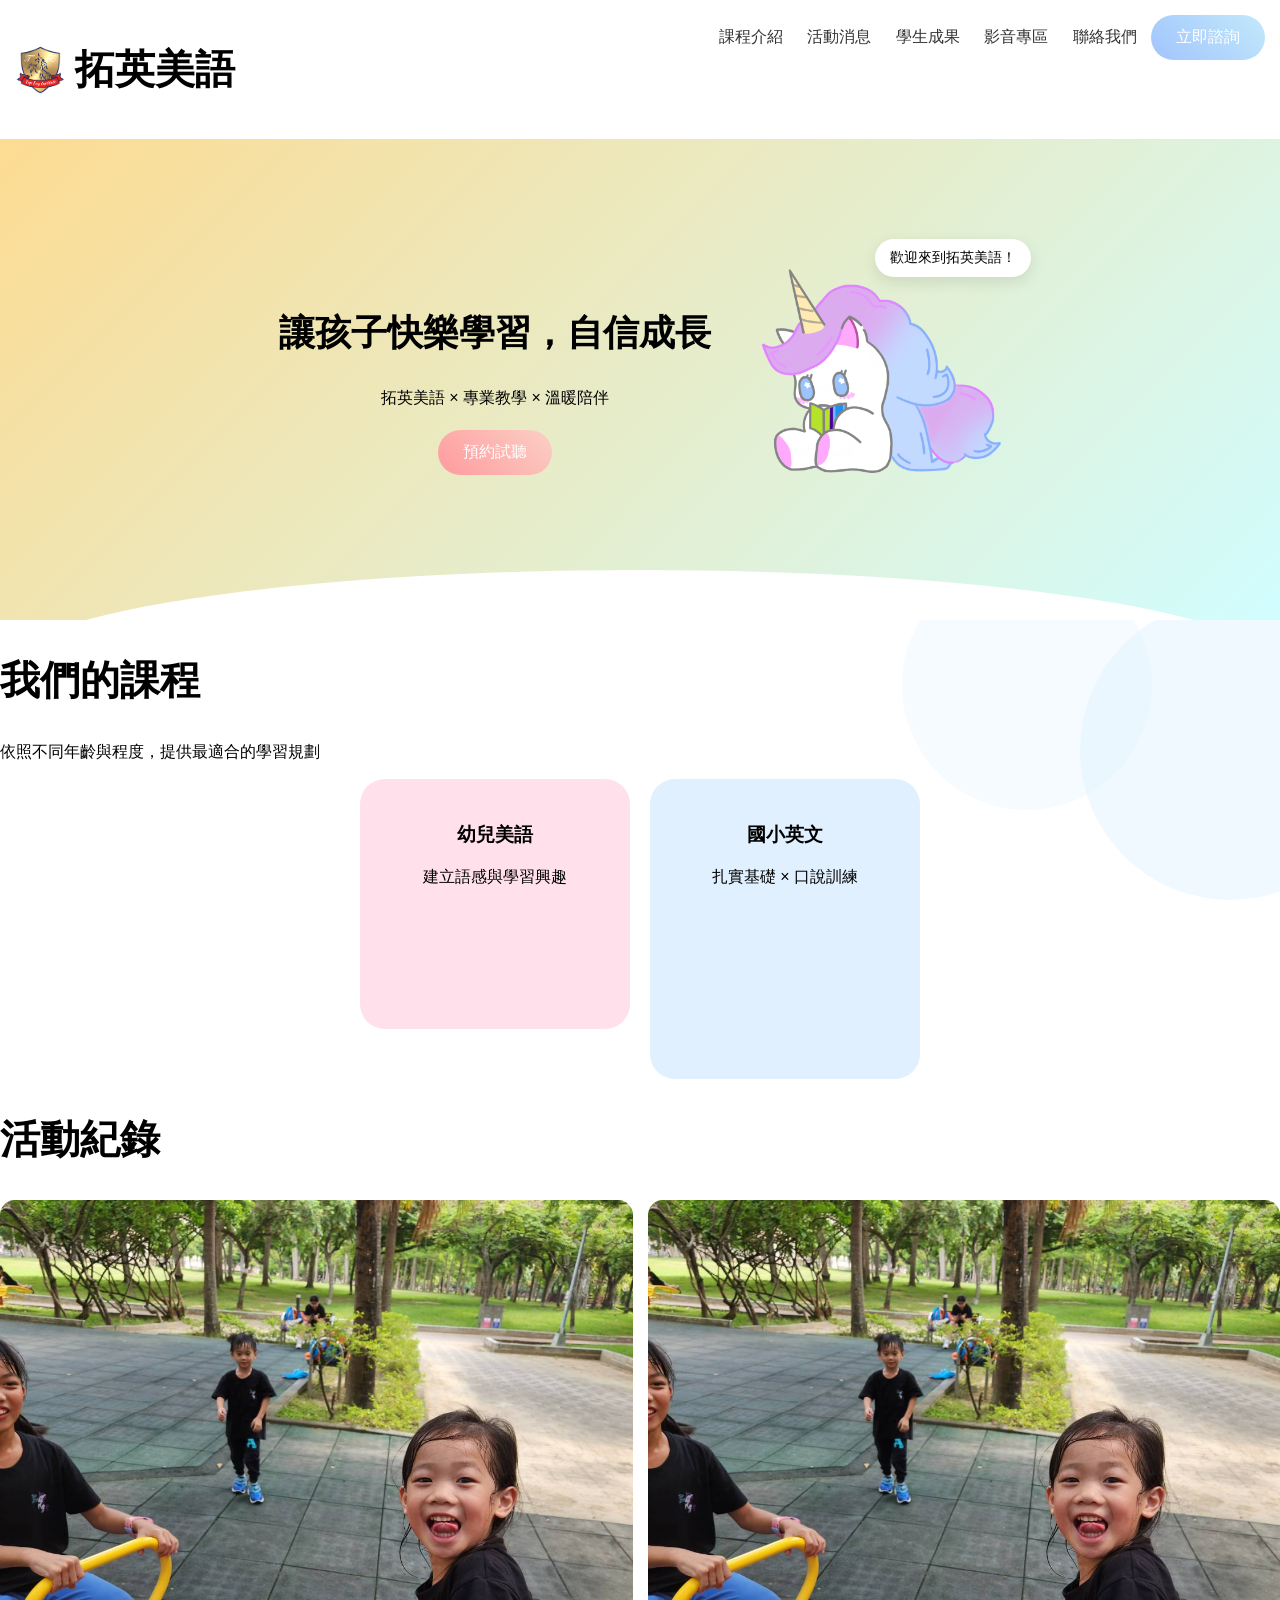
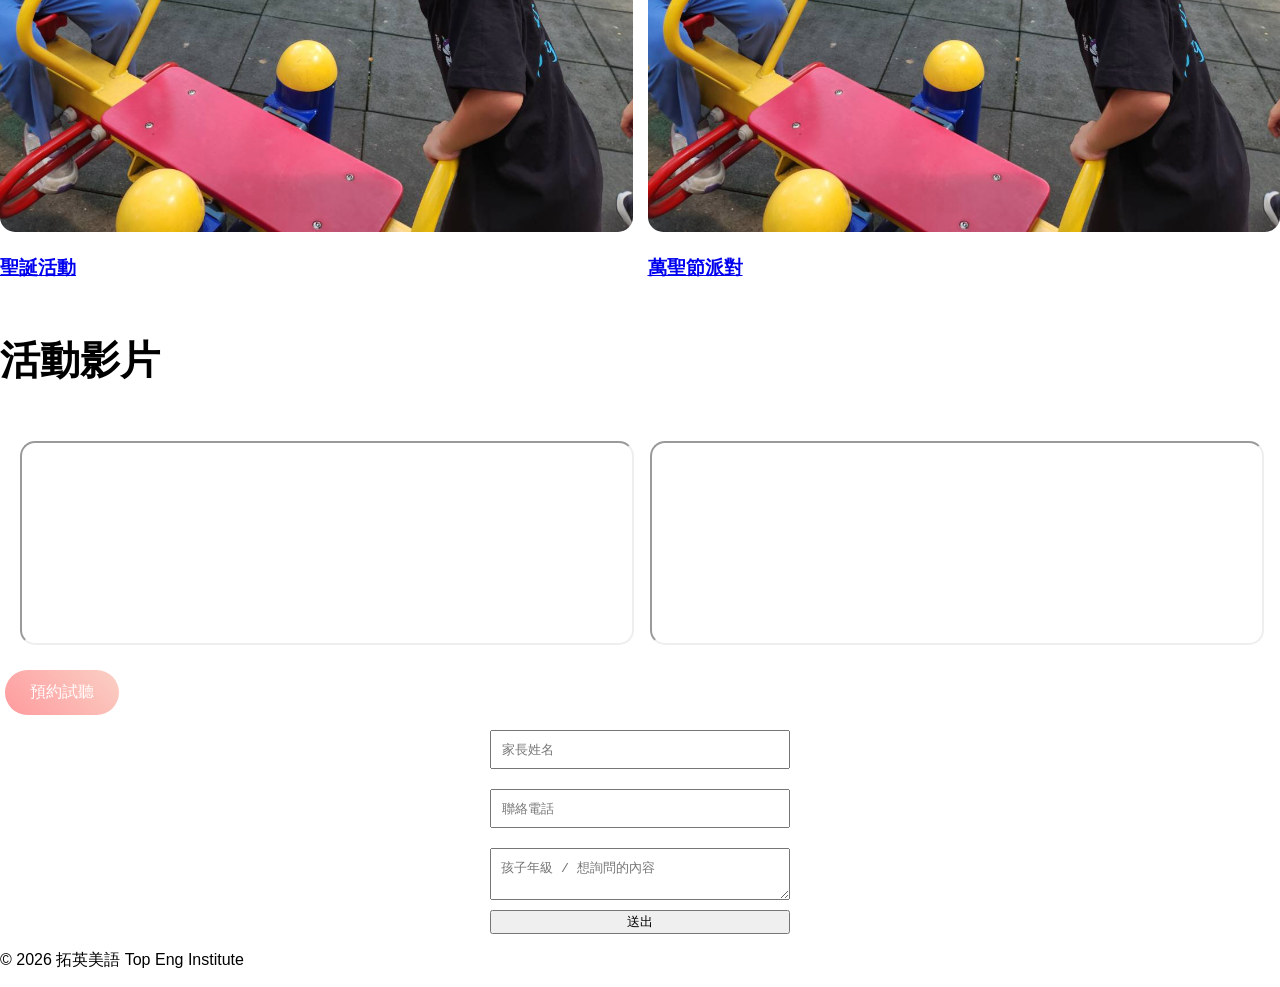
<file: cram-school-website/index.html>
<!DOCTYPE html>
<html lang="zh-Hant">
<head>
<meta charset="UTF-8">
<meta name="viewport" content="width=device-width, initial-scale=1.0">
<title>Top Eng Institute 拓英美語</title>
<link rel="stylesheet" href="style.css">
<link href="https://unpkg.com/aos@2.3.4/dist/aos.css" rel="stylesheet">
</head>

<body>
<div class="decor decor1"></div>
<div class="decor decor2"></div>

<div class="floating-shapes">
    <span class="shape pink"></span>
    <span class="shape blue"></span>
    <span class="shape yellow"></span>
</div>

<header>
    <div class="logo">
        <img src="images/logo.png" alt="Top Eng Logo">
        <h1>拓英美語</h1>
    </div>

    <nav>
        <a href="#">課程介紹</a>
        <a href="#">活動消息</a>
        <a href="#">學生成果</a>
        <a href="#">影音專區</a>
        <a href="#">聯絡我們</a>
        <button class="btn-secondary">立即諮詢</button>
    </nav>
</header>

<section class="hero">
    <div class="hero-content">
        <div class="hero-text">
            <h2>讓孩子快樂學習，自信成長</h2>
            <p>拓英美語 × 專業教學 × 溫暖陪伴</p>
            <button class="btn-primary">預約試聽</button>
        </div>

        <div class="hero-image">
            <img id="mascot" src="images/Reading Unicorn.png" alt="Unicorn Mascot">

                <div class="speech-bubble">
                    歡迎來到拓英美語！
                </div>

        </div>
    </div>
</section>

<section class="courses">
  <h2>我們的課程</h2>
  <p class="course-intro">依照不同年齡與程度，提供最適合的學習規劃</p>

  <div class="course-list">

    <!-- COURSE ITEM -->
    <div class="course-item pink">
      <h3>幼兒美語</h3>
      <p>建立語感與學習興趣</p>
    </div>

    <div class="course-item blue">
      <h3>國小英文</h3>
      <p>扎實基礎 × 口說訓練</p>
    </div>

  </div>
</section>

<section class="albums">
  <h2>活動紀錄</h2>

  <div class="album-grid">

    <a href="album1.html" class="album-card">
      <img src="images/photo1.jpg">
      <h3>聖誕活動</h3>
    </a>

    <a href="album2.html" class="album-card">
      <img src="images/photo1.jpg">
      <h3>萬聖節派對</h3>
    </a>

  </div>
</section>

<section class="videos">
    <h2>活動影片</h2>

    <div class="video-grid">

        <iframe src="https://www.youtube.com/embed/noAdLFF8RVE"></iframe>
        <iframe src="https://www.youtube.com/embed/dQw4w9WgXcQ"></iframe>

    </div>
</section>

<section class="contact">
    <button class="btn-primary">預約試聽</button>
    <form>
        <input type="text" placeholder="家長姓名">
        <input type="text" placeholder="聯絡電話">
        <textarea placeholder="孩子年級 / 想詢問的內容"></textarea>
        <button type="submit">送出</button>
    </form>
</section>

<footer>
    <p>© 2026 拓英美語 Top Eng Institute</p>
</footer>

<script src="https://unpkg.com/aos@2.3.4/dist/aos.js"></script>
<script>
AOS.init();
</script>

<script src="https://identity.netlify.com/v1/netlify-identity-widget.js"></script>

<script>
  if (window.netlifyIdentity) {
    window.netlifyIdentity.on("init", user => {
      if (!user) {
        window.netlifyIdentity.on("login", () => {
          document.location.href = "/admin/";
        });
      }
    });
  }
</script>

</body>
</html>
</file>
<file: cram-school-website/style.css>
body {
    margin: 0;
    font-family: "Noto Sans TC", sans-serif;
}

/* MOBILE FIRST FIX */
@media (max-width: 768px) {
    .hero-content {
        flex-direction: column;
    }
}

/* GLOBAL RESPONSIVE */
img {
    max-width: 100%;
    height: auto;
}

h1, h2 {
    font-size: clamp(22px, 5vw, 40px);
}

/* NAV mobile fix */
@media (max-width: 768px) {
    nav {
        display: flex;
        flex-wrap: wrap;
        justify-content: center;
    }

    nav a {
        margin: 5px;
        font-size: 14px;
    }
}

/* decor */
.decor {
    position: absolute;
    border-radius: 50%;
    opacity: 0.4;
    z-index: -1;
}

.decor1 {
    width: 200px;
    height: 200px;
    background: #ffd6e0;
    top: 100px;
    left: -50px;
}

.decor2 {
    width: 300px;
    height: 300px;
    background: #d6f0ff;
    bottom: 0;
    right: -100px;
}

.floating-shapes {
    position: fixed;
    width: 100%;
    height: 100%;
    z-index: -1;
    overflow: hidden;
}

.shape {
    position: absolute;
    border-radius: 50%;
    opacity: 0.3;
}

.pink {
    width: 200px;
    height: 200px;
    background: #ffd6e0;
    top: 10%;
    left: 5%;
    animation: floatShape 10s infinite;
}

.blue {
    width: 250px;
    height: 250px;
    background: #d6f0ff;
    bottom: 10%;
    right: 10%;
    animation: floatShape 12s infinite;
}

.yellow {
    width: 150px;
    height: 150px;
    background: #fff5cc;
    top: 50%;
    left: 70%;
    animation: floatShape 8s infinite;
}

@keyframes floatShape {
    0% { transform: translateY(0); }
    50% { transform: translateY(-30px); }
    100% { transform: translateY(0); }
}

/* HEADER */
header {
    background: white;
    padding: 15px;
    display: flex;
    justify-content: space-between;
}

nav a {
    margin: 0 10px;
    text-decoration: none;
    color: #333;
}

.logo {
    display: flex;
    align-items: center;
}

.logo img {
    width: 50px;
    margin-right: 10px;
}

/* button */
.btn-primary {
    background: linear-gradient(45deg, #ff9a9e, #fad0c4);
    border: none;
    padding: 12px 25px;
    border-radius: 30px;
    color: white;
    font-size: 16px;
    cursor: pointer;
    margin: 5px;
}

.btn-secondary {
    background: linear-gradient(45deg, #a1c4fd, #c2e9fb);
    border: none;
    padding: 12px 25px;
    border-radius: 30px;
    color: white;
    font-size: 16px;
    cursor: pointer;
}

/* HERO */
.hero {
    background: linear-gradient(135deg, #fddb92, #d1fdff);
    padding: 120px 20px;
    text-align: center;
    position: relative;
    overflow: hidden;
}

.hero::after {
    content: "";
    position: absolute;
    bottom: -50px;
    left: 0;
    width: 100%;
    height: 100px;
    background: white;
    border-top-left-radius: 50% 100%;
    border-top-right-radius: 50% 100%;
}

.hero h2 {
    font-size: 36px;
}

.hero-content {
    display: flex;
    align-items: center;
    justify-content: center;
    gap: 40px;
    flex-wrap: wrap;
}

.hero-image img {
    width: 250px;
    animation: float 3s ease-in-out infinite;
}

@keyframes float {
    0% { transform: translateY(0px); }
    50% { transform: translateY(-15px); }
    100% { transform: translateY(0px); }
}

.hero-image {
    position: relative;
}

.speech-bubble {
    position: absolute;
    top: -20px;
    right: -30px;
    background: white;
    padding: 10px 15px;
    border-radius: 20px;
    font-size: 14px;
    box-shadow: 0 5px 15px rgba(0,0,0,0.1);
}

/* make it responsive */
@media (max-width: 768px) {
    .hero-content {
        flex-direction: column;
    }
}

.course-list {
    display: flex;
    flex-wrap: wrap;
    gap: 20px;
    justify-content: center;
}

/* SAME SHAPE = CLEAN */
.course-item {
    width: 220px;
    padding: 25px;
    border-radius: 25px;
    text-align: center;
    transition: 0.3s;
}

.course-item:hover {
    transform: translateY(-8px);
}

/* PRESET COLORS (YOU CHOOSE FROM THESE ONLY) */
.pink { background: #ffe0eb; }
.blue { background: #e0f0ff; }
.yellow { background: #fff5cc; }
.green { background: #e0ffe5; }
.purple { background: #f0e0ff; }

/* COURSE CARDS */
.course-card {
    padding: 30px 20px;
    border-radius: 30px;
    color: #333;
    font-weight: bold;
    transition: transform 0.3s ease;
}

.course-card:hover {
    transform: translateY(-8px);
}

/* COLORS (THIS is the theme feel) */
.pink { background: #ffe0eb; }
.blue { background: #e0f0ff; }
.yellow { background: #fff5cc; }
.purple { background: #f0e0ff; }
.slider {
    overflow: hidden;
    width: 100%;
}

.slide-track {
    display: flex;
    width: calc(250px * 10);
    animation: scroll 20s linear infinite;
}

.card {
    width: 220px;
    margin: 10px;
    padding: 30px;
    background: white;
    border-radius: 20px;
    text-align: center;
    box-shadow: 0 5px 15px rgba(0,0,0,0.1);
    flex-shrink: 0;
}

@keyframes scroll {
    0% { transform: translateX(0); }
    100% { transform: translateX(-50%); }
}

/* album */
.album-grid {
    display: grid;
    grid-template-columns: repeat(auto-fit, minmax(200px, 1fr));
    gap: 15px;
}

.album-card img {
    width: 100%;
    aspect-ratio: 1/1;
    object-fit: cover;
    border-radius: 15px;
}

/* video */
.video-grid {
    display: grid;
    grid-template-columns: repeat(auto-fit, minmax(250px, 1fr));
    gap: 20px;
    padding: 20px;
}

iframe {
    width: 100%;
    height: 200px;
    border-radius: 15px;
}

/* FORM */
form {
    display: flex;
    flex-direction: column;
    max-width: 300px;
    margin: auto;
}

input, textarea {
    margin: 10px 0;
    padding: 10px;
}
</file>
